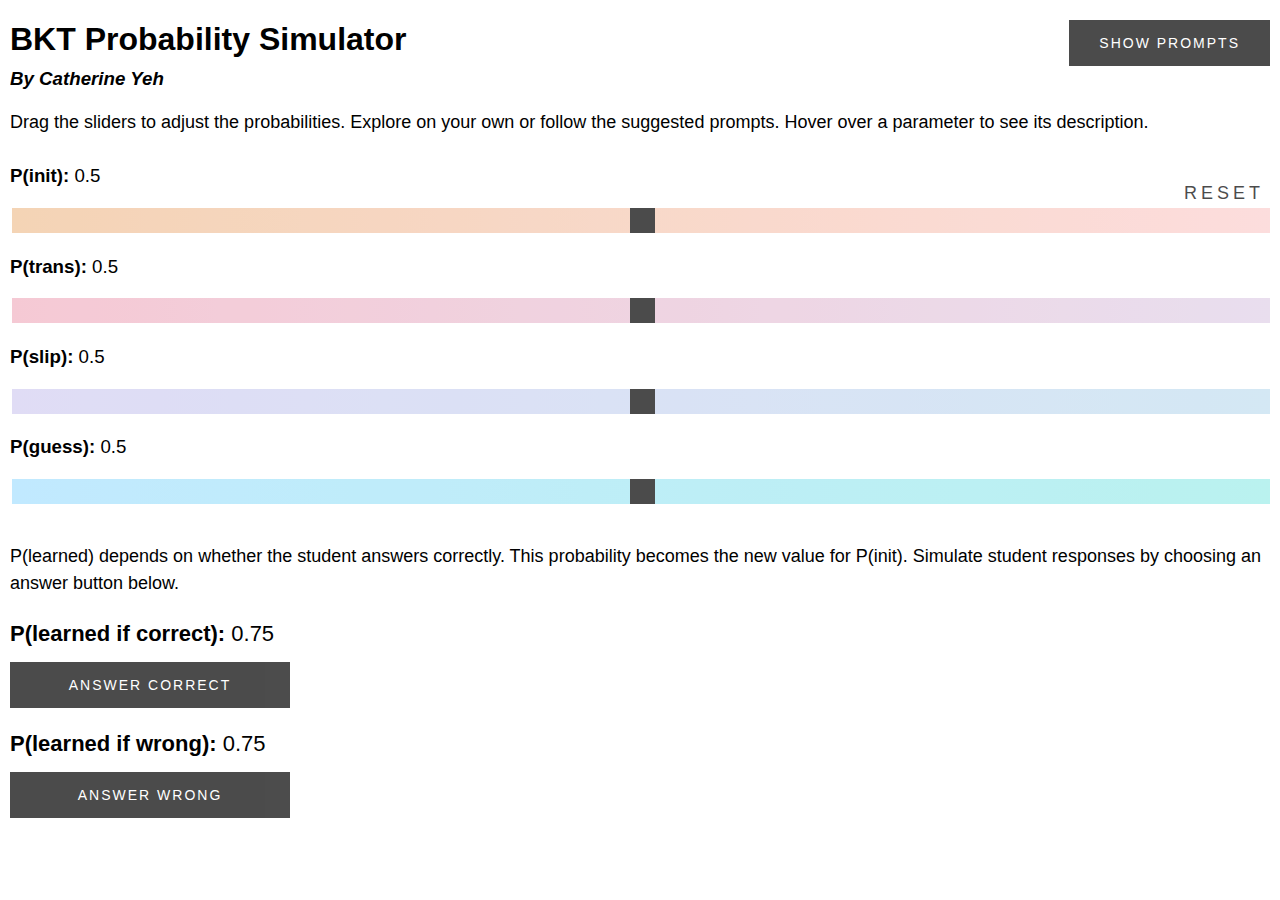
<file: index.html>
<!DOCTYPE html>
<html lang="en">
   <head>
      <meta charset="utf-8">
      <link rel="stylesheet" type="text/css" href="style.css">
   </head>
   <body>
      <!-- pop-up for mastery -->
      <div id="myModal" class="modal">
         <div class="modal-content">
            <span class="close">&times;</span>
            <p>Mastery achieved!</p>
         </div>
      </div>

      <div class="left" id="left">
         <!-- title & description -->
         <div class="header">
            <h1 style="margin-bottom:0">BKT Probability Simulator</h1>
            <h3 style="margin-top:10px;font-style:italic;">By Catherine Yeh</h3>
            <h4 style="margin-top:0">
               Drag the sliders to adjust the probabilities.
               Explore on your own or follow the suggested prompts.
               Hover over a parameter to see its description.
            </h4>
         </div>

         <!-- buttons -->
         <input type="button" class="update" id="res" value="Reset" onclick="reset()" style="right:0px" />
         <input type="button" class="button" id="button" value="Show Prompts" onclick="toggle()" />

         <!-- sliders -->
         <div class="slidecontainer">
            <!-- init -->
            <div class="des" onmouseenter="displayInfo(iDes)" onmouseleave="hideInfo(iDes)">
               <div class="info" id="iDes">
                  The probability that the student already knows a skill.
               </div>
               <h3>P(init): <span id="demoI"></span></h3>
            </div>
            <input type="range" min="0.0" max="1.0" value="0.5" step="0.01" class="slider"
                   style="background-image: linear-gradient(to right, #f0c297, #fccfcf)" id="init" oninput="updateI(this.value)" />

            <!-- trans -->
            <div class="des" onmouseenter="displayInfo(tDes)" onmouseleave="hideInfo(tDes)">
               <div class="info" id="tDes">
                  The probability that the student will learn a skill on the next practice opportunity.
               </div>
               <h3>P(trans): <span id="demoT"></span></h3>
            </div>
            <input type="range" min="0.0" max="1.0" value="0.5" step="0.01" class="slider"
                   style="background-image: linear-gradient(to right, #f2b3c3, #e0d1e8)" id="trans" oninput="updateT(this.value)" />

            <!-- slip -->
            <div class="des" onmouseenter="displayInfo(sDes)" onmouseleave="hideInfo(sDes)">
               <div class="info" id="sDes">
                  The probability that the student will answer incorrectly despite knowing a skill.
               </div>
               <h3>P(slip): <span id="demoS"></span></h3>
            </div>
            <input type="range" min="0.0" max="1.0" value="0.5" step="0.01" class="slider"
                   style="background-image: linear-gradient(to right, #d3cef2, #c2dff0)" id="slip" oninput="updateS(this.value)" />

            <!-- guess -->
            <div class="des" onmouseenter="displayInfo(gDes)" onmouseleave="hideInfo(gDes)">
               <div class="info" id="gDes">
                  The probability that the student will answer correctly despite not knowing a skill.
               </div>
               <h3>P(guess): <span id="demoG"></span></h3>
            </div>
            <input type="range" min="0.0" max="1.0" value="0.5" step="0.01" class="slider" id="guess" oninput="updateG(this.value)"
                   style="margin-bottom:15px;" />

            <!-- probabilities -->
            <h4 style="padding-bottom:0;">
               P(learned) depends on whether the student answers correctly.
               This probability becomes the new value for P(init).
               Simulate student responses by choosing an answer button below.
            </h4>

            <!-- P(learned if correct) -->
            <div class="des" onmouseenter="displayInfo(cDes)" onmouseleave="hideInfo(cDes)" style="width:280px">
               <div class="info" style="padding-left:300px" id="cDes">
                  The new value of P(init) if the student answers correctly.
               </div>
               <h2 style="margin-bottom:0">P(learned if correct): <span id="correct"></span></h2>
            </div>
            <input type="button" class="button" style="position:relative;margin-top:-5px;margin-left:0;margin-bottom:25px;width:280px"
                   id="learned1" value="Answer Correct" onclick="changeP(correct, init)" />

            <!-- P(learned if wrong) -->
            <div class="des" onmouseenter="displayInfo(wDes)" onmouseleave="hideInfo(wDes)" style="width:280px">
               <div class="info" style="padding-left:300px" id="wDes">
                  The new value of P(init) if the student answers incorrectly.
               </div>
               <h2 style="margin-bottom:0">P(learned if wrong): <span id="wrong"></span></h2>
            </div>
            <input type="button" class="button" style="position:relative;margin-top:-5px;margin-left:0;width:280px"
                   id="learned2" value="Answer Wrong" onclick="changeP(wrong, init)" />

            <!-- P(correct) -->
            <!-- <div class="des" onmouseenter="displayInfo(lDes)" onmouseleave="hideInfo(lDes)" style="width:170px">
               <div class="info" style="padding-left:200px" id="lDes">
                  The probability that the student will answer correctly.
               </div>
               <h2>P(correct): <span id="likelihood"></span></h2>
            </div> -->
         </div>
      </div>

      <!-- prompts -->
      <div class="right" id="right">
         <h2 style="text-align:center;font-size:24px">Prompts for Exploration</h2>
         <ol>
            <li>Find a parameter combination that increases <b>P(learned)</b>.</li>
            <li>
               Find two different combinations that result in mastery (aka. <b>P(learned if correct)</b> ≥ 0.95).
               Press "answer correct" to verify your results.
            </li>
               <input type="button" class="more" value="More" onclick="showMore(this, more1)" />
               <ul class="extra" id="more1">
                  <li>
                     Explore what adjustments you have to make depending on <b>P(init)</b>.
                     Try a higher <b>P(init)</b> and a lower <b>P(init)</b> and compare your results.
                  </li>
                  <li>What does this tell you about BKT?</li>
               </ul>
            <li>
               What happens to <b>P(learned)</b> if <b>P(guess)</b> and <b>P(slip)</b>
               stay at 0.5 and you only adjust <b>P(init)</b> and <b>P(trans)</b>?
            </li>
               <input type="button" class="more second" value="More" onclick="showMore(this, more2)" />
               <ul class="extra" id="more2">
                  <li>
                     The <b>P(learned)</b> formula differs depending on whether the student answers the question correctly.
                     However, both formulas result in the same probability if both <b>P(guess)</b> and <b>P(slip)</b> = 0.5.
                  </li>
               </ul>
            <li>What happens if <b>P(guess)</b> and/or <b>P(slip)</b> exceeds 0.5?</li>
               <input type="button" class="more third" value="More" onclick="showMore(this, more3)" />
               <ul class="extra" id="more3">
                  <li>
                     <b>P(learned)</b> is higher if user answers <i>incorrectly</i> vs. <i>correctly</i>.
                     Typically <b>P(guess)</b> is bounded at 0.3 and <b>P(slip)</b> at 0.1 for this reason.
                  </li>
               </ul>
            <li>
               Can you find a parameter combination that decreases <b>P(learned if incorrect)</b>?
               What do you think this represents in the real world?
            </li>
               <input type="button" class="more fourth" value="More" onclick="showMore(this, more4)" />
               <ul class="extra" id="more4">
                  <li>
                     <b>P(learned)</b> decreasing with an incorrect answer might model a student “forgetting” a skill,
                     which is totally possible in reality.
                  </li>
                  <li>
                     However, BKT doesn’t account for forgetting and thus, this would actually be considered an
                     invalid parameter combination because <b>P(learned)</b> is assumed to increase regardless of whether
                     the user answers correctly (just by a smaller amount if incorrect).
                  </li>
               </ul>
            <li>Keep exploring! Can you find any other flaws or interesting characteristics of BKT?</li>
         </ol>
      </div>

      <!-- javascript file -->
      <script type="text/javascript" src="BKT.js"></script>
   </body>
</html>
</file>
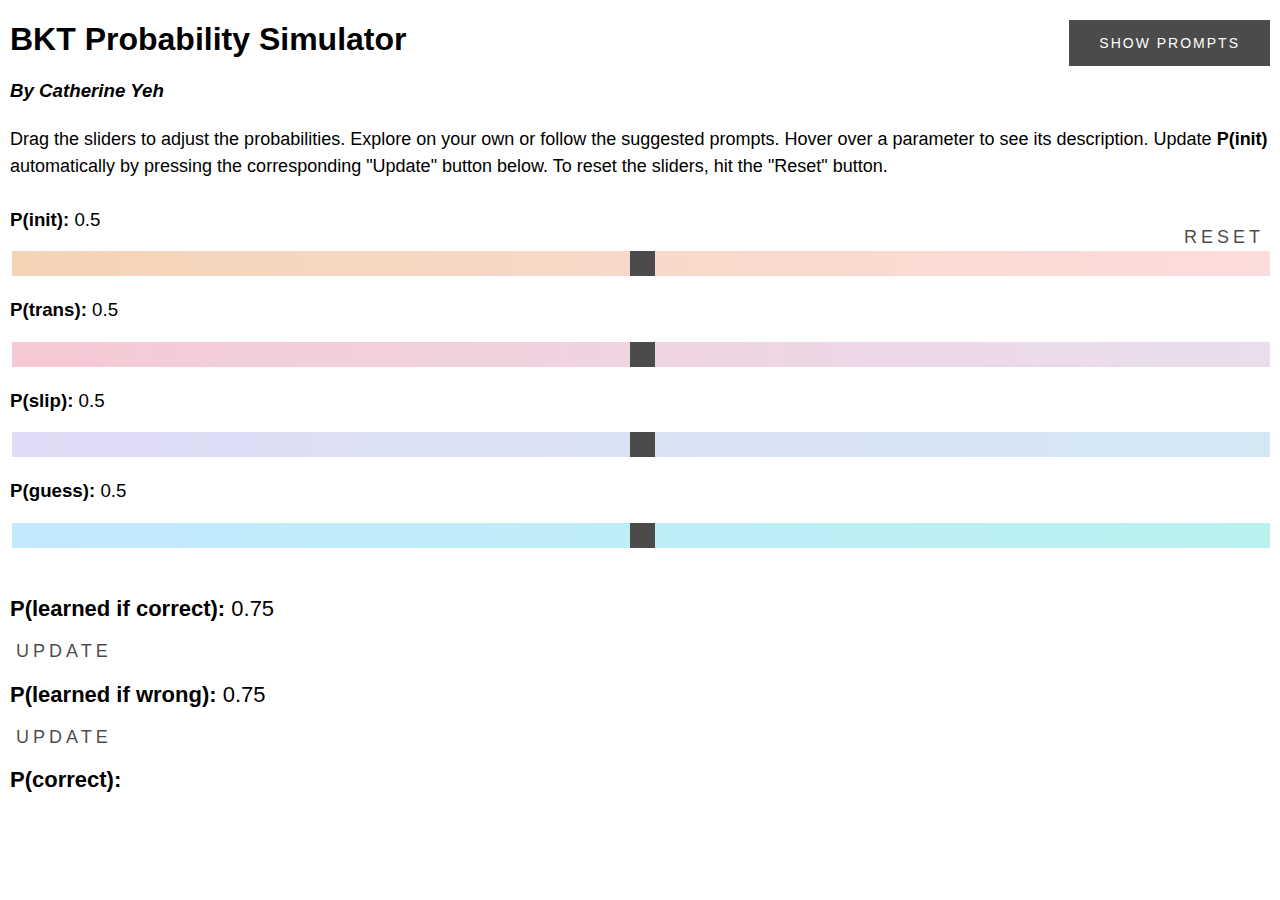
<file: BKT.html>
<!DOCTYPE html>
<html lang="en">
   <head>
      <meta charset="utf-8">
      <link rel="stylesheet" type="text/css" href="style.css">
   </head>
   <body>
      <!-- pop-up for mastery -->
      <div id="myModal" class="modal">
         <div class="modal-content">
            <span class="close">&times;</span>
            <p>Mastery achieved!</p>
         </div>
      </div>

      <div class="left" id="left">
         <!-- title & description -->
         <div class="header">
            <h1>BKT Probability Simulator</h1>
            <h3 style="font-style:italic;">By Catherine Yeh</h3>
            <h4>
               Drag the sliders to adjust the probabilities.
               Explore on your own or follow the suggested prompts.
               Hover over a parameter to see its description.
               Update <b>P(init)</b> automatically by pressing the corresponding "Update" button below.
               To reset the sliders, hit the "Reset" button.
            </h4>
         </div>

         <!-- buttons -->
         <input type="button" class="update" id="res" value="Reset" onclick="reset()" style="right:0px" />
         <input type="button" class="button" id="button" value="Show Prompts" onclick="toggle()" />

         <!-- sliders -->
         <div class="slidecontainer">
            <!-- init -->
            <div class="des" onmouseenter="displayInfo(iDes)" onmouseleave="hideInfo(iDes)">
               <div class="info" id="iDes">
                  The probability that the student already knows a skill.
               </div>
               <h3>P(init): <span id="demoI"></span></h3>
            </div>
            <input type="range" min="0.0" max="1.0" value="0.5" step="0.01" class="slider"
                   style="background-image: linear-gradient(to right, #f0c297, #fccfcf)" id="init" oninput="updateI(this.value)" />

            <!-- trans -->
            <div class="des" onmouseenter="displayInfo(tDes)" onmouseleave="hideInfo(tDes)">
               <div class="info" id="tDes">
                  The probability that the student will learn a skill on the next practice opportunity.
               </div>
               <h3>P(trans): <span id="demoT"></span></h3>
            </div>
            <input type="range" min="0.0" max="1.0" value="0.5" step="0.01" class="slider"
                   style="background-image: linear-gradient(to right, #f2b3c3, #e0d1e8)" id="trans" oninput="updateT(this.value)" />

            <!-- slip -->
            <div class="des" onmouseenter="displayInfo(sDes)" onmouseleave="hideInfo(sDes)">
               <div class="info" id="sDes">
                  The probability that the student will answer incorrectly despite knowing a skill.
               </div>
               <h3>P(slip): <span id="demoS"></span></h3>
            </div>
            <input type="range" min="0.0" max="1.0" value="0.5" step="0.01" class="slider"
                   style="background-image: linear-gradient(to right, #d3cef2, #c2dff0)" id="slip" oninput="updateS(this.value)" />

            <!-- guess -->
            <div class="des" onmouseenter="displayInfo(gDes)" onmouseleave="hideInfo(gDes)">
               <div class="info" id="gDes">
                  The probability that the student will answer correctly despite not knowing a skill.
               </div>
               <h3>P(guess): <span id="demoG"></span></h3>
            </div>
            <input type="range" min="0.0" max="1.0" value="0.5" step="0.01" class="slider" id="guess" oninput="updateG(this.value)"
                   style="margin-bottom:30px;" />

            <!-- probabilities -->
            <!-- P(learned if correct) -->
            <div class="des" onmouseenter="displayInfo(cDes)" onmouseleave="hideInfo(cDes)" style="width:280px">
               <div class="info" style="padding-left:300px" id="cDes">
                  The new value of P(init) if the student answers correctly.
               </div>
               <h2>P(learned if correct): <span id="correct"></span></h2>
            </div>
            <input type="button" class="update" style="position:relative;margin-top:0;margin-left:0"
                   id="learned1" value="Update" onclick="changeP(correct, init)" />

            <!-- P(learned if wrong) -->
            <div class="des" onmouseenter="displayInfo(wDes)" onmouseleave="hideInfo(wDes)" style="width:280px">
               <div class="info" style="padding-left:300px" id="wDes">
                  The new value of P(init) if the student answers incorrectly.
               </div>
               <h2>P(learned if wrong): <span id="wrong"></span></h2>
            </div>
            <input type="button" class="update" style="position:relative;margin-top:0;margin-left:0"
                   id="learned2" value="Update" onclick="changeP(wrong, init)" />

            <!-- P(correct) -->
            <div class="des" onmouseenter="displayInfo(lDes)" onmouseleave="hideInfo(lDes)" style="width:170px">
               <div class="info" style="padding-left:200px" id="lDes">
                  The probability that the student will answer correctly.
               </div>
               <h2>P(correct): <span id="likelihood"></span></h2>
            </div>
         </div>
      </div>

      <!-- prompts -->
      <div class="right" id="right">
         <h2>Prompts for Exploration:</h2>
         <ol>
            <li>Find a parameter combination that increases <b>P(learned)</b>.</li>
            <li>Find two different combinations that result in mastery (aka. <b>P(learned if correct)</b> ≥ 0.95).</li>
               <input type="button" class="more" value="More" onclick="showMore(this, more1)" />
               <ul class="extra" id="more1">
                  <li>
                     Explore what adjustments you have to make depending on <b>P(init)</b>.
                     Try a higher <b>P(init)</b> and a lower <b>P(init)</b> and compare your results.
                  </li>
                  <li>What does this tell you about BKT?</li>
               </ul>
            <li>
               What happens to <b>P(learned)</b> if <b>P(guess)</b> and <b>P(slip)</b>
               stay at 0.5 and you only adjust <b>P(init)</b> and <b>P(trans)</b>?
            </li>
               <input type="button" class="more second" value="More" onclick="showMore(this, more2)" />
               <ul class="extra" id="more2">
                  <li>
                     The <b>P(learned)</b> formula differs depending on whether the student answers the question correctly.
                     However, both formulas result in the same probability if both <b>P(guess)</b> and <b>P(slip)</b> = 0.5.
                  </li>
               </ul>
            <li>What happens if <b>P(guess)</b> and/or <b>P(slip)</b> exceeds 0.5?</li>
               <input type="button" class="more third" value="More" onclick="showMore(this, more3)" />
               <ul class="extra" id="more3">
                  <li><b>P(learned)</b> is higher if user answers <i>incorrectly</i> vs. <i>correctly</i>.</li>
                  <li>Typically <b>P(guess)</b> is bounded at 0.3 and <b>P(S)</b> at 0.1 for this reason.</li>

               </ul>
            <li>
               Can you find a parameter combination that decreases <b>P(learned if incorrect)</b>?
               What do you think this represents in the real world?
            </li>
               <input type="button" class="more fourth" value="More" onclick="showMore(this, more4)" />
               <ul class="extra" id="more4">
                  <li>
                     <b>P(learned)</b> decreasing with an incorrect answer might model a student “forgetting” a skill,
                     which is totally possible in reality.
                  </li>
                  <li>
                     However, BKT doesn’t account for forgetting and thus, this would actually be considered an
                     invalid parameter combination because <b>P(learned)</b> is assumed to increase regardless of whether
                     the user answers correctly (just by a smaller amount if incorrect).
                  </li>
               </ul>
            <li>Keep exploring! Can you find any other flaws or interesting characteristics of BKT?</li>
         </ol>
      </div>

      <!-- javascript file -->
      <script type="text/javascript" src="BKT.js"></script>
   </body>
</html>
</file>
<file: style.css>
/* predefined elements */
html * {
   font-family: Arial !important;
}

span {
   font-weight: normal;
}

h2 {
   font-size: 22px;
}

h4 {
   font-size: 18px;
   padding-bottom: 20px;
   line-height: 1.5em;
   font-weight: normal;
}

li {
   margin-bottom: 20px;
   line-height: 1.5em;
}

/* text highlight color */
::selection {
  background: #777; /* WebKit/Blink Browsers */
  color: #fff;
}
::-moz-selection {
  background: #777; /* Gecko Browsers */
  color: #fff;
}

/* containers */
.left {
   width: calc(100% - 20px);
   left: 10px;
   position: fixed;
   top: 0;
   overflow-x: hidden;
   height: 100%;
   background: #fff;
}

.right {
   display: none;
   height: auto;
   width: calc(32% - 20px);
   right: 10px;
   padding-top: 10px;
   padding-right: 10px;
   padding-left: 0;
   position: absolute;
   top: 0;
   overflow-x: hidden;
}

/* buttons */
.button {
   right: 0;
   top: 20px;
   position: absolute;
   background: #000;
   opacity: 0.7;
   border: none;
   color: #fff;
   text-transform: uppercase;
   letter-spacing: 2px;
   padding: 15px 30px;
   text-align: center;
   font-size: 14px;
   cursor: pointer;
   outline: none;
}

.button:hover,
.update:hover {
   opacity: 1;
   outline: none;
}

.update {
   position: absolute;
   background: none;
   opacity: 0.7;
   border: none;
   color: #000;
   text-align: center;
   text-transform: uppercase;
   letter-spacing: 4px;
   margin-left: 20px;
   margin-top: 2px;
   font-size: 18px;
   cursor: pointer;
   outline: none;
}

.more {
   width: 100%;
   top: 0;
   margin-bottom: 20px;
   background: none;
   border: 2px solid #a8e1ff;
   color: #a8e1ff;
   padding: 10px 15px;
   text-align: center;
   text-transform: uppercase;
   letter-spacing: 2px;
   font-size: 14px;
   cursor: pointer;
   outline: none;
   opacity: 0.7;
}

.more:hover {
   background-image: linear-gradient(to right, #a8e1ff, #9dede9);
   padding: 12px 15px;
   border: none;
   color: #fff;
   opacity: 1;
}

.more.second {
   border: 2px solid #d3cef2;
   color: #d3cef2;
}

.more.second:hover {
   background-image: linear-gradient(to right, #d3cef2, #c2dff0);
   padding: 12px 15px;
   border: none;
   color: #fff;
   opacity: 1;
}

.more.third {
   border: 2px solid #f2b3c3;
   color: #f2b3c3;
}

.more.third:hover {
   background-image: linear-gradient(to right, #f2b3c3, #e0d1e8);
   padding: 12px 15px;
   border: none;
   color: #fff;
   opacity: 1;
}

.more.fourth {
   border: 2px solid #f0c297;
   color: #f0c297;
}

.more.fourth:hover {
   background-image: linear-gradient(to right, #f0c297, #fccfcf);
   padding: 12px 15px;
   border: none;
   color: #fff;
   opacity: 1;
}

.extra {
   display: none;
}

/* show/hide prompts */
.minimizeSliders {
   width: 65%;
   padding-right: 20px;
   border-right: 5px solid #000;
}

.showPrompts {
   display: block;
}

.addMargin {
   margin-right: 20px;
}

/* sliders */
.slidecontainer {
   width: 100%;
   margin-top:-15px;
}

.slider {
   -webkit-appearance: none;
   width: 100%;
   height: 25px;
   background-image: linear-gradient(to right, #a8e1ff, #9dede9);
   outline: none;
   opacity: 0.7;
   -webkit-transition: .2s;
   transition: opacity .2s;
}

.slider:hover {
   opacity: 1;
}

.slider::-webkit-slider-thumb {
   -webkit-appearance: none;
   appearance: none;
   width: 25px;
   height: 25px;
   outline: none;
   background: #000;
   cursor: pointer;
}

.slider::-moz-range-thumb {
   width: 25px;
   height: 25px;
   outline: none;
   background: #000;
   cursor: pointer;
}

/* The Modal (background) */
.modal {
   display: none;
   position: fixed;
   z-index: 1;
   padding-top: 100px;
   left: 0;
   top: 0;
   width: 100%;
   height: 100%;
   overflow: auto;
   background-color: rgb(0,0,0);
   background-color: rgba(0,0,0,0.7);
}

/* pop-up */
.modal-content {
   background-color: #fff;
   margin: auto;
   padding: 50px;
   border: none;
   width: 80%;
   height: auto;
   text-align: center;
   text-transform: uppercase;
   letter-spacing: 5px;
   font-size: 32px;
}

.close {
   opacity: 0.7;
   color: #000;
   float: right;
   font-size: 28px;
   font-weight: bold;
}

.close:hover,
.close:focus {
   opacity: 1;
   text-decoration: none;
   cursor: pointer;
}

/* parameter descriptions */
.info {
   display: none;
   position: fixed;
   padding-left: 150px;
   z-index: 1;
   transition: 0.3s;
   opacity: 0.7;
   font-style: italic;
}

.des {
   width: 130px;
}
</file>
